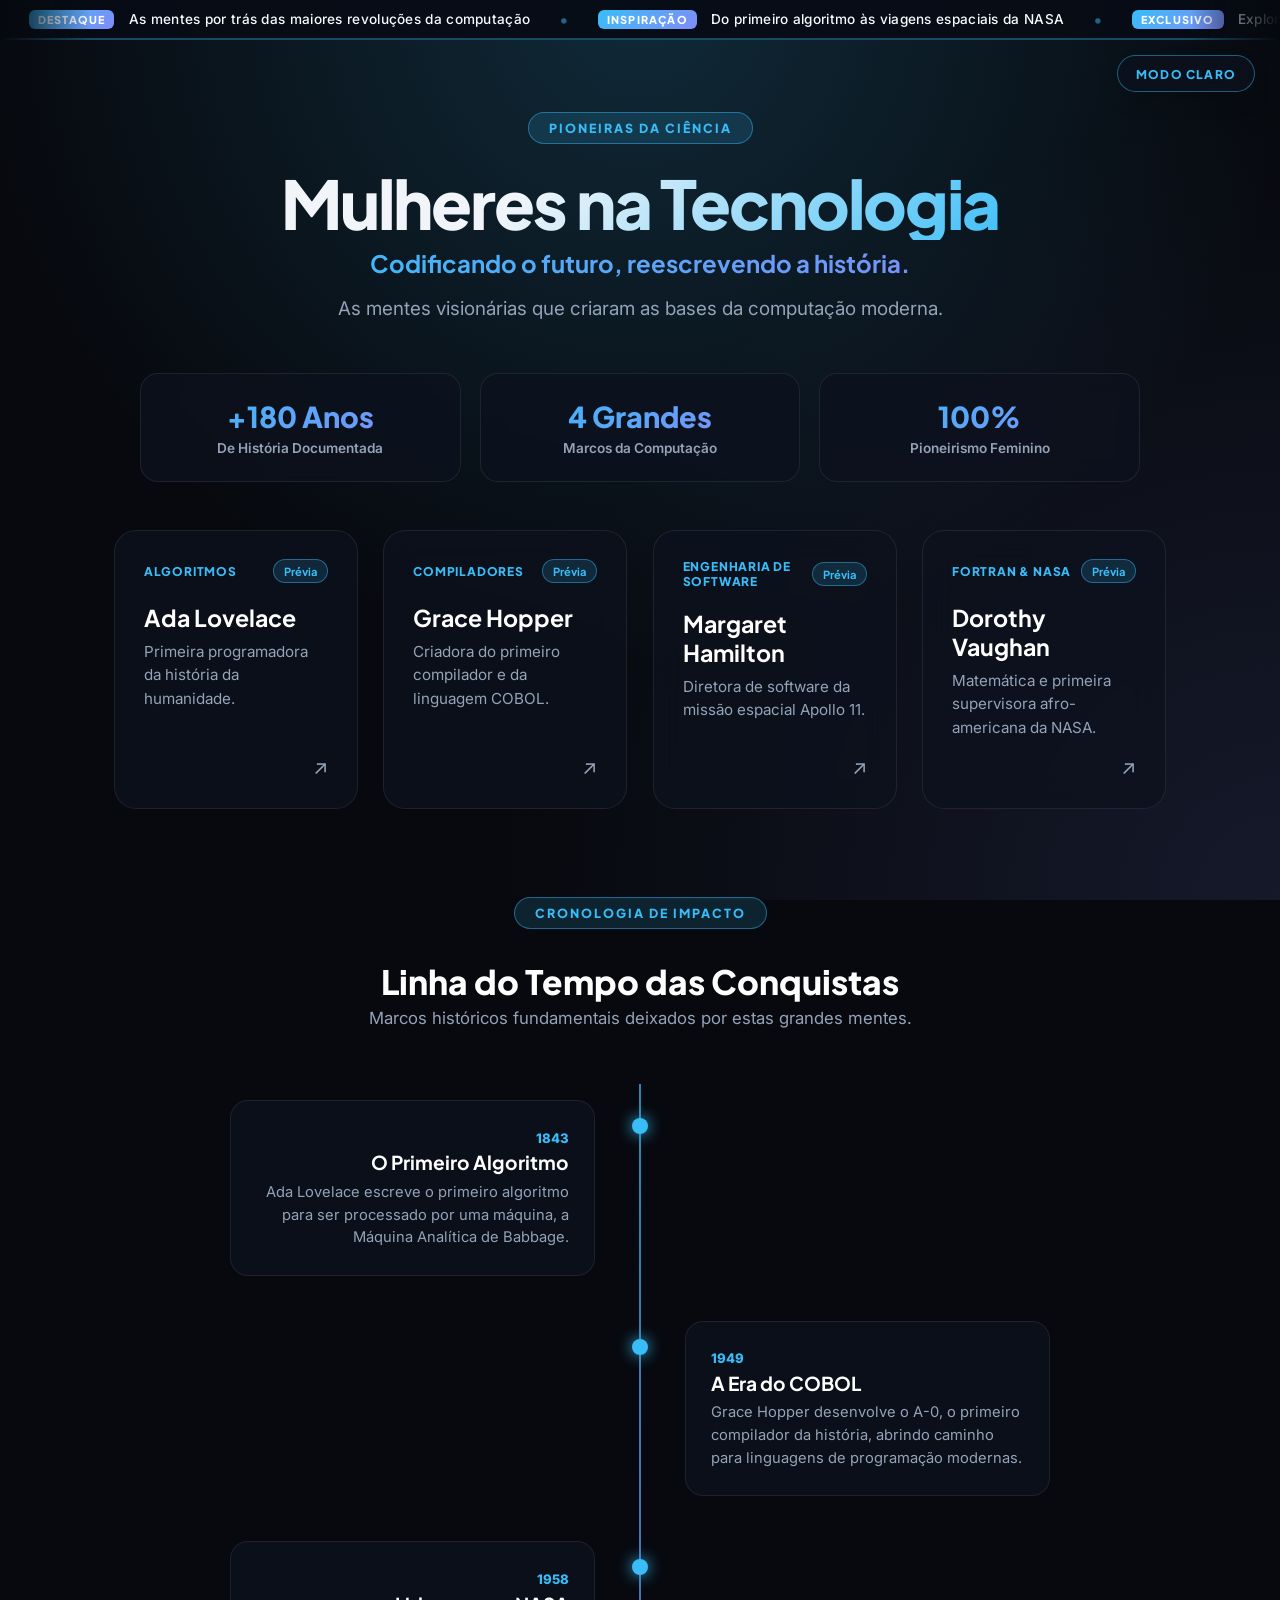
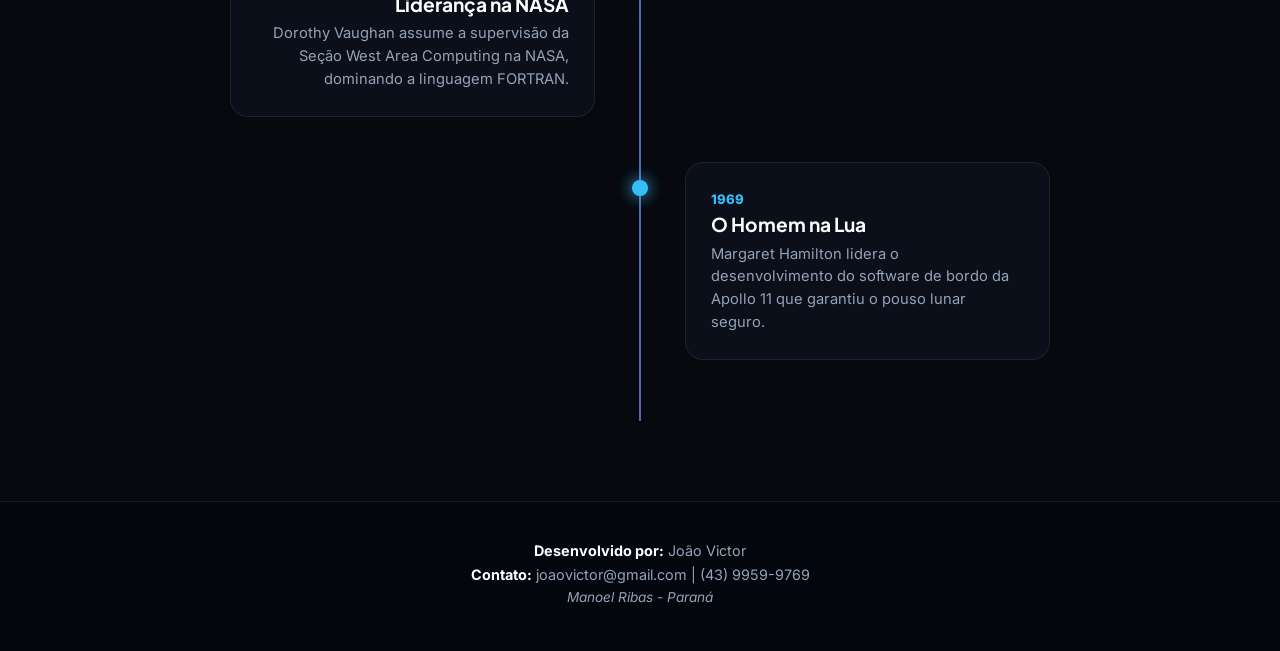
<file: index.html>
<!DOCTYPE html>
<html lang="pt-br">

<head>
    <meta charset="UTF-8">
    <meta name="viewport" content="width=device-width, initial-scale=1.0">
    <title>Mulheres na Tecnologia</title>
    <!-- Fontes Google -->
    <link rel="preconnect" href="https://fonts.googleapis.com">
    <link rel="preconnect" href="https://fonts.gstatic.com" crossorigin>
    <link href="https://fonts.googleapis.com/css2?family=Inter:wght@400;500;600;700&family=Plus+Jakarta+Sans:wght@600;700;800&display=swap" rel="stylesheet">
    <link rel="stylesheet" href="style.css"> 
</head>

<body>

    <!-- BARRA DE PROGRESSO DE LEITURA -->
    <div id="scroll-progress" class="scroll-progress-bar"></div>

    <!-- AVISO ANIMADO (ADBOARD HIGHLIGHT) -->
    <div class="adboard-container">
        <div class="adboard-track">
            <div class="adboard-content">
                <span class="adboard-item"><strong class="highlight-tag">DESTAQUE</strong> As mentes por trás das maiores revoluções da computação</span>
                <span class="adboard-divider">•</span>
                <span class="adboard-item"><strong class="highlight-tag">INSPIRAÇÃO</strong> Do primeiro algoritmo às viagens espaciais da NASA</span>
                <span class="adboard-divider">•</span>
                <span class="adboard-item"><strong class="highlight-tag">EXCLUSIVO</strong> Explore a história das mulheres que transformaram o mundo tech</span>
                <span class="adboard-divider">•</span>
            </div>
            <div class="adboard-content" aria-hidden="true">
                <span class="adboard-item"><strong class="highlight-tag">DESTAQUE</strong> As mentes por trás das maiores revoluções da computação</span>
                <span class="adboard-divider">•</span>
                <span class="adboard-item"><strong class="highlight-tag">INSPIRAÇÃO</strong> Do primeiro algoritmo às viagens espaciais da NASA</span>
                <span class="adboard-divider">•</span>
                <span class="adboard-item"><strong class="highlight-tag">EXCLUSIVO</strong> Explore a história das mulheres que transformaram o mundo tech</span>
                <span class="adboard-divider">•</span>
            </div>
        </div>
    </div>

    <!-- BOTÃO ALTERNADOR DE TEMA -->
    <button id="theme-toggle" class="theme-toggle-btn" aria-label="Alternar Tema">
        <span class="theme-text">MODO CLARO</span>
    </button>

    <header class="cabecalho reveal">
        <div class="header-content">
            <span class="badge-tech">Pioneiras da Ciência</span>
            <h1 id="titulo">Mulheres na Tecnologia</h1>
            <p class="slogan-destaque">Codificando o futuro, reescrevendo a história.</p>
            <p class="subtitulo">As mentes visionárias que criaram as bases da computação moderna.</p>
        </div>
    </header>
    
    <main class="conteudo-principal">

        <!-- BLOCO DE ESTATÍSTICAS DE IMPACTO -->
        <section class="secao-impacto reveal">
            <div class="impacto-grid">
                <div class="impacto-card">
                    <span class="impacto-numero">+180 Anos</span>
                    <span class="impacto-rotulo">De História Documentada</span>
                </div>
                <div class="impacto-card">
                    <span class="impacto-numero">4 Grandes</span>
                    <span class="impacto-rotulo">Marcos da Computação</span>
                </div>
                <div class="impacto-card">
                    <span class="impacto-numero">100%</span>
                    <span class="impacto-rotulo">Pioneirismo Feminino</span>
                </div>
            </div>
        </section>

        <!-- CARDS DE NAVEGAÇÃO COM BOTÃO PRÉVIA -->
        <nav class="menu reveal">
            <ul class="cards-grid">
                <li>
                    <div class="card glow-card">
                        <div class="card-header">
                            <span class="card-tag">Algoritmos</span>
                            <button class="btn-previa" data-modal="modal-ada">Prévia</button>
                        </div>
                        <a href="ada.html" class="card-link">
                            <div class="card-body">
                                <h2>Ada Lovelace</h2>
                                <p>Primeira programadora da história da humanidade.</p>
                            </div>
                            <span class="card-arrow">&nearr;</span>
                        </a>
                    </div>
                </li>
                <li>
                    <div class="card glow-card">
                        <div class="card-header">
                            <span class="card-tag">Compiladores</span>
                            <button class="btn-previa" data-modal="modal-grace">Prévia</button>
                        </div>
                        <a href="grace.html" class="card-link">
                            <div class="card-body">
                                <h2>Grace Hopper</h2>
                                <p>Criadora do primeiro compilador e da linguagem COBOL.</p>
                            </div>
                            <span class="card-arrow">&nearr;</span>
                        </a>
                    </div>
                </li>
                <li>
                    <div class="card glow-card">
                        <div class="card-header">
                            <span class="card-tag">Engenharia de Software</span>
                            <button class="btn-previa" data-modal="modal-margaret">Prévia</button>
                        </div>
                        <a href="margareth.html" class="card-link">
                            <div class="card-body">
                                <h2>Margaret Hamilton</h2>
                                <p>Diretora de software da missão espacial Apollo 11.</p>
                            </div>
                            <span class="card-arrow">&nearr;</span>
                        </a>
                    </div>
                </li>
                <li>
                    <div class="card glow-card">
                        <div class="card-header">
                            <span class="card-tag">FORTRAN & NASA</span>
                            <button class="btn-previa" data-modal="modal-dorothy">Prévia</button>
                        </div>
                        <a href="dorothy.html" class="card-link">
                            <div class="card-body">
                                <h2>Dorothy Vaughan</h2>
                                <p>Matemática e primeira supervisora afro-americana da NASA.</p>
                            </div>
                            <span class="card-arrow">&nearr;</span>
                        </a>
                    </div>
                </li>
            </ul>
        </nav>

        <!-- CRONOLOGIA DE IMPACTO -->
        <section class="secao-timeline reveal">
            <div class="secao-header">
                <span class="badge-tech">Cronologia de Impacto</span>
                <h2>Linha do Tempo das Conquistas</h2>
                <p>Marcos históricos fundamentais deixados por estas grandes mentes.</p>
            </div>
            
            <div class="timeline-container">
                <div class="timeline-item">
                    <div class="timeline-dot"></div>
                    <div class="timeline-content">
                        <span class="timeline-date">1843</span>
                        <h3>O Primeiro Algoritmo</h3>
                        <p>Ada Lovelace escreve o primeiro algoritmo para ser processado por uma máquina, a Máquina Analítica de Babbage.</p>
                    </div>
                </div>

                <div class="timeline-item">
                    <div class="timeline-dot"></div>
                    <div class="timeline-content">
                        <span class="timeline-date">1949</span>
                        <h3>A Era do COBOL</h3>
                        <p>Grace Hopper desenvolve o A-0, o primeiro compilador da história, abrindo caminho para linguagens de programação modernas.</p>
                    </div>
                </div>

                <div class="timeline-item">
                    <div class="timeline-dot"></div>
                    <div class="timeline-content">
                        <span class="timeline-date">1958</span>
                        <h3>Liderança na NASA</h3>
                        <p>Dorothy Vaughan assume a supervisão da Seção West Area Computing na NASA, dominando a linguagem FORTRAN.</p>
                    </div>
                </div>

                <div class="timeline-item">
                    <div class="timeline-dot"></div>
                    <div class="timeline-content">
                        <span class="timeline-date">1969</span>
                        <h3>O Homem na Lua</h3>
                        <p>Margaret Hamilton lidera o desenvolvimento do software de bordo da Apollo 11 que garantiu o pouso lunar seguro.</p>
                    </div>
                </div>
            </div>
        </section>
    </main>

    <!-- MODAIS DE VISUALIZAÇÃO RÁPIDA -->
    <div id="modal-ada" class="modal-overlay">
        <div class="modal-box">
            <button class="btn-fechar-modal">&times;</button>
            <span class="badge-tech">Prévia Rápida</span>
            <h2>Ada Lovelace</h2>
            <p class="modal-subtitulo">Matemática e Condessa de Lovelace</p>
            <ul class="modal-lista">
                <li>Escreveu o primeiro algoritmo da história em 1843.</li>
                <li>Previu que computadores processariam arte, som e gráficos.</li>
                <li>Inspirou a criação da linguagem de programação ADA.</li>
            </ul>
            <a href="ada.html" class="btn-modal-acao">Ver Biografia Completa</a>
        </div>
    </div>

    <div id="modal-grace" class="modal-overlay">
        <div class="modal-box">
            <button class="btn-fechar-modal">&times;</button>
            <span class="badge-tech">Prévia Rápida</span>
            <h2>Grace Hopper</h2>
            <p class="modal-subtitulo">Contra-Almirante da Marinha dos EUA</p>
            <ul class="modal-lista">
                <li>Desenvolveu o primeiro compilador da história (A-0).</li>
                <li>Criou a linguagem Flow-Matic, base do lendário COBOL.</li>
                <li>Popularizou o termo técnico "bug" na computação.</li>
            </ul>
            <a href="grace.html" class="btn-modal-acao">Ver Biografia Completa</a>
        </div>
    </div>

    <div id="modal-margaret" class="modal-overlay">
        <div class="modal-box">
            <button class="btn-fechar-modal">&times;</button>
            <span class="badge-tech">Prévia Rápida</span>
            <h2>Margaret Hamilton</h2>
            <p class="modal-subtitulo">Diretora de Software do Programa Apollo</p>
            <ul class="modal-lista">
                <li>Cunhou o termo "Engenharia de Software".</li>
                <li>Desenvolveu o software que salvou o pouso lunar da Apollo 11.</li>
                <li>Condecorada com a Medalha Presidencial da Liberdade.</li>
            </ul>
            <a href="margareth.html" class="btn-modal-acao">Ver Biografia Completa</a>
        </div>
    </div>

    <div id="modal-dorothy" class="modal-overlay">
        <div class="modal-box">
            <button class="btn-fechar-modal">&times;</button>
            <span class="badge-tech">Prévia Rápida</span>
            <h2>Dorothy Vaughan</h2>
            <p class="modal-subtitulo">Primeira Supervisora Negra da NASA</p>
            <ul class="modal-lista">
                <li>Chefiou a divisão West Area Computing na NACA/NASA.</li>
                <li>Liderou a transição da equipe para a linguagem FORTRAN.</li>
                <li>Homenageada no filme "Estrelas Além do Tempo".</li>
            </ul>
            <a href="dorothy.html" class="btn-modal-acao">Ver Biografia Completa</a>
        </div>
    </div>

    <footer>
        <div class="footer-content">
            <p><strong>Desenvolvido por:</strong> João Victor</p>
            <p><strong>Contato:</strong> joaovictor@gmail.com | (43) 9959-9769</p>
            <p class="local">Manoel Ribas - Paraná</p>
        </div>
    </footer>

    <script src="script.js"></script>
</body>

</html>
</file>
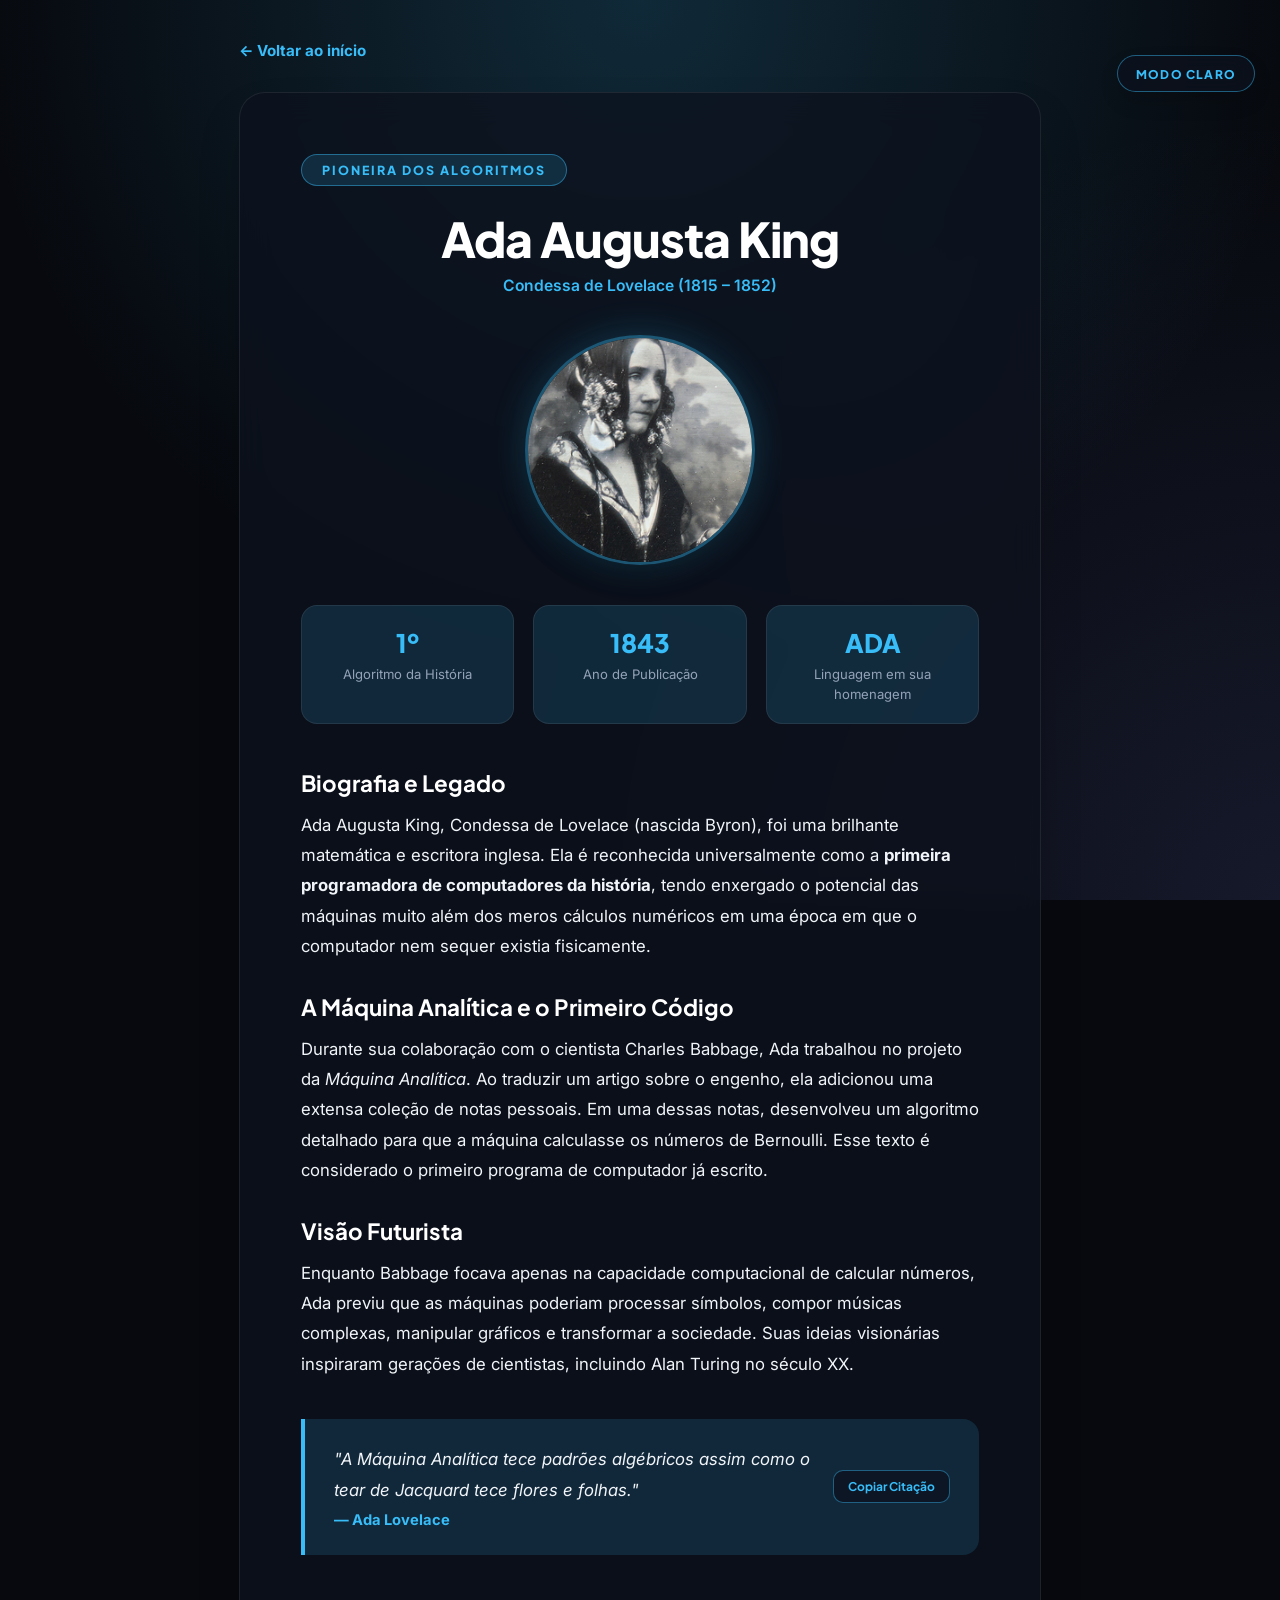
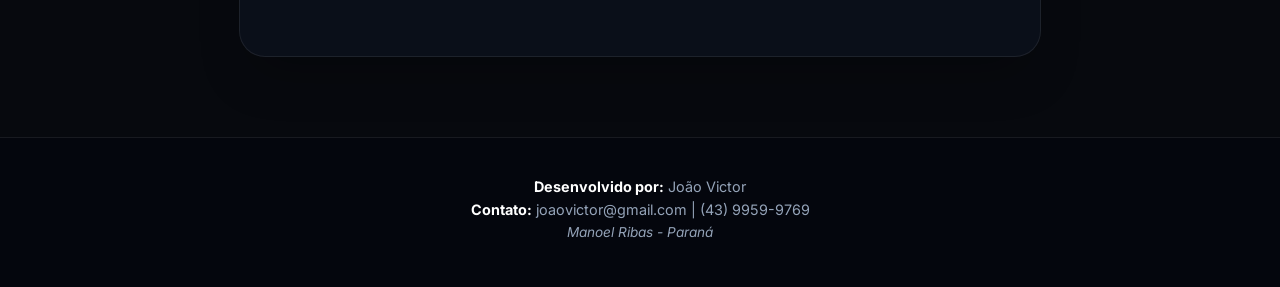
<file: ada.html>
<!DOCTYPE html>
<html lang="pt-br">

<head>
    <meta charset="UTF-8">
    <meta name="viewport" content="width=device-width, initial-scale=1.0">
    <title>Ada Lovelace - Mulheres na Tecnologia</title>
    <!-- Fontes Google -->
    <link rel="preconnect" href="https://fonts.googleapis.com">
    <link rel="preconnect" href="https://fonts.gstatic.com" crossorigin>
    <link href="https://fonts.googleapis.com/css2?family=Inter:wght@400;500;600;700&family=Plus+Jakarta+Sans:wght@600;700;800&display=swap" rel="stylesheet">
    <link rel="stylesheet" href="style.css"> 
</head>

<body>

    <!-- BARRA DE PROGRESSO DE LEITURA -->
    <div id="scroll-progress" class="scroll-progress-bar"></div>

    <!-- BOTÃO ALTERNADOR DE TEMA -->
    <button id="theme-toggle" class="theme-toggle-btn" aria-label="Alternar Tema">
        <span class="theme-text">MODO CLARO</span>
    </button>

    <header class="cabecalho-interno">
        <a href="index.html" class="btn-voltar">&larr; Voltar ao início</a>
    </header>

    <main class="pagina-biografia">
        <article class="bio-card reveal">
            
            <header class="bio-header">
                <span class="badge-tech">Pioneira dos Algoritmos</span>
                <h1 class="bio-titulo">Ada Augusta King</h1>
                <p class="bio-subtitulo">Condessa de Lovelace (1815 – 1852)</p>
            </header>
            
            <div class="bio-imagem-wrapper">
                <img src="img/foto-ada01.png" alt="Ada Lovelace" class="imgcentro">
            </div>

            <div class="stats-grid">
                <div class="stat-item">
                    <span class="stat-number">1º</span>
                    <span class="stat-label">Algoritmo da História</span>
                </div>
                <div class="stat-item">
                    <span class="stat-number">1843</span>
                    <span class="stat-label">Ano de Publicação</span>
                </div>
                <div class="stat-item">
                    <span class="stat-number">ADA</span>
                    <span class="stat-label">Linguagem em sua homenagem</span>
                </div>
            </div>

            <section class="bio-texto">
                <h2>Biografia e Legado</h2>
                <p>Ada Augusta King, Condessa de Lovelace (nascida Byron), foi uma brilhante matemática e escritora inglesa. Ela é reconhecida universalmente como a <strong>primeira programadora de computadores da história</strong>, tendo enxergado o potencial das máquinas muito além dos meros cálculos numéricos em uma época em que o computador nem sequer existia fisicamente.</p>

                <h2>A Máquina Analítica e o Primeiro Código</h2>
                <p>Durante sua colaboração com o cientista Charles Babbage, Ada trabalhou no projeto da <em>Máquina Analítica</em>. Ao traduzir um artigo sobre o engenho, ela adicionou uma extensa coleção de notas pessoais. Em uma dessas notas, desenvolveu um algoritmo detalhado para que a máquina calculasse os números de Bernoulli. Esse texto é considerado o primeiro programa de computador já escrito.</p>

                <h2>Visão Futurista</h2>
                <p>Enquanto Babbage focava apenas na capacidade computacional de calcular números, Ada previu que as máquinas poderiam processar símbolos, compor músicas complexas, manipular gráficos e transformar a sociedade. Suas ideias visionárias inspiraram gerações de cientistas, incluindo Alan Turing no século XX.</p>

                <blockquote class="citacao">
                    <div class="citacao-conteudo">
                        <p id="texto-citacao">"A Máquina Analítica tece padrões algébricos assim como o tear de Jacquard tece flores e folhas."</p>
                        <cite>— Ada Lovelace</cite>
                    </div>
                    <button class="btn-copiar-citacao" aria-label="Copiar citação">Copiar Citação</button>
                </blockquote>
            </section>

        </article>
    </main>

    <footer>
        <div class="footer-content">
            <p><strong>Desenvolvido por:</strong> João Victor</p>
            <p><strong>Contato:</strong> joaovictor@gmail.com | (43) 9959-9769</p>
            <p class="local">Manoel Ribas - Paraná</p>
        </div>
    </footer>

    <script src="script.js"></script>
</body>
</html>
</file>
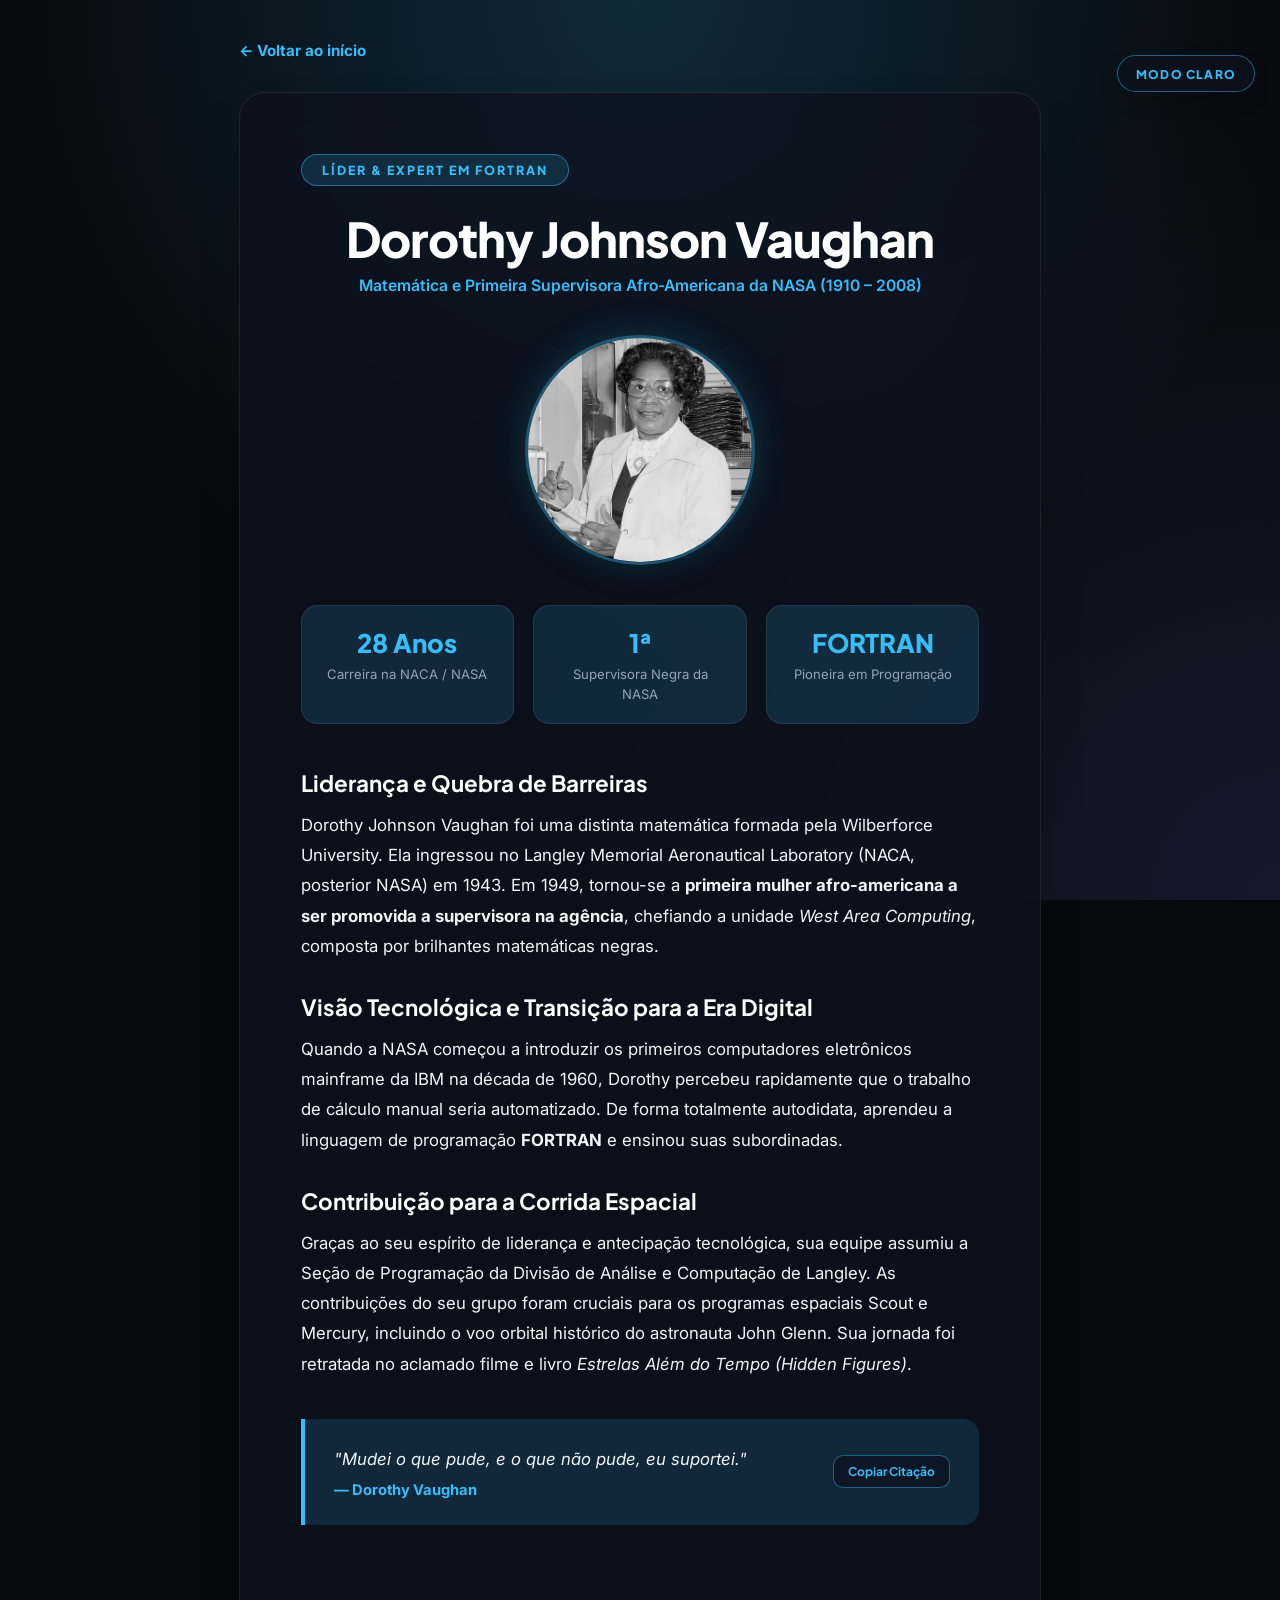
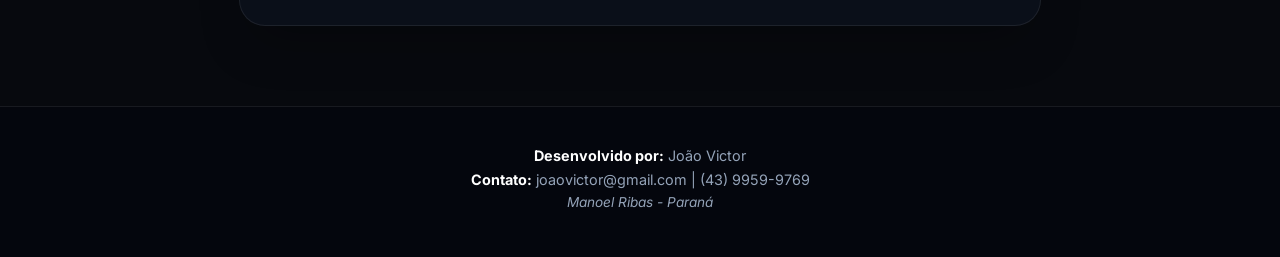
<file: dorothy.html>
<!DOCTYPE html>
<html lang="pt-br">

<head>
    <meta charset="UTF-8">
    <meta name="viewport" content="width=device-width, initial-scale=1.0">
    <title>Dorothy Vaughan - Mulheres na Tecnologia</title>
    <!-- Fontes Google -->
    <link rel="preconnect" href="https://fonts.googleapis.com">
    <link rel="preconnect" href="https://fonts.gstatic.com" crossorigin>
    <link href="https://fonts.googleapis.com/css2?family=Inter:wght@400;500;600;700&family=Plus+Jakarta+Sans:wght@600;700;800&display=swap" rel="stylesheet">
    <link rel="stylesheet" href="style.css"> 
</head>

<body>

    <!-- BARRA DE PROGRESSO DE LEITURA -->
    <div id="scroll-progress" class="scroll-progress-bar"></div>

    <!-- BOTÃO ALTERNADOR DE TEMA -->
    <button id="theme-toggle" class="theme-toggle-btn" aria-label="Alternar Tema">
        <span class="theme-text">MODO CLARO</span>
    </button>

    <header class="cabecalho-interno">
        <a href="index.html" class="btn-voltar">&larr; Voltar ao início</a>
    </header>

    <main class="pagina-biografia">
        <article class="bio-card reveal">
            
            <header class="bio-header">
                <span class="badge-tech">Líder & Expert em FORTRAN</span>
                <h1 class="bio-titulo">Dorothy Johnson Vaughan</h1>
                <p class="bio-subtitulo">Matemática e Primeira Supervisora Afro-Americana da NASA (1910 – 2008)</p>
            </header>
            
            <div class="bio-imagem-wrapper">
                <img src="img/Dorothy-Vaughan.jpg" alt="Dorothy Vaughan" class="imgcentro">
            </div>

            <div class="stats-grid">
                <div class="stat-item">
                    <span class="stat-number">28 Anos</span>
                    <span class="stat-label">Carreira na NACA / NASA</span>
                </div>
                <div class="stat-item">
                    <span class="stat-number">1ª</span>
                    <span class="stat-label">Supervisora Negra da NASA</span>
                </div>
                <div class="stat-item">
                    <span class="stat-number">FORTRAN</span>
                    <span class="stat-label">Pioneira em Programação</span>
                </div>
            </div>

            <section class="bio-texto">
                <h2>Liderança e Quebra de Barreiras</h2>
                <p>Dorothy Johnson Vaughan foi uma distinta matemática formada pela Wilberforce University. Ela ingressou no Langley Memorial Aeronautical Laboratory (NACA, posterior NASA) em 1943. Em 1949, tornou-se a <strong>primeira mulher afro-americana a ser promovida a supervisora na agência</strong>, chefiando a unidade <em>West Area Computing</em>, composta por brilhantes matemáticas negras.</p>

                <h2>Visão Tecnológica e Transição para a Era Digital</h2>
                <p>Quando a NASA começou a introduzir os primeiros computadores eletrônicos mainframe da IBM na década de 1960, Dorothy percebeu rapidamente que o trabalho de cálculo manual seria automatizado. De forma totalmente autodidata, aprendeu a linguagem de programação <strong>FORTRAN</strong> e ensinou suas subordinadas.</p>

                <h2>Contribuição para a Corrida Espacial</h2>
                <p>Graças ao seu espírito de liderança e antecipação tecnológica, sua equipe assumiu a Seção de Programação da Divisão de Análise e Computação de Langley. As contribuições do seu grupo foram cruciais para os programas espaciais Scout e Mercury, incluindo o voo orbital histórico do astronauta John Glenn. Sua jornada foi retratada no aclamado filme e livro <em>Estrelas Além do Tempo (Hidden Figures)</em>.</p>

                <blockquote class="citacao">
                    <div class="citacao-conteudo">
                        <p id="texto-citacao">"Mudei o que pude, e o que não pude, eu suportei."</p>
                        <cite>— Dorothy Vaughan</cite>
                    </div>
                    <button class="btn-copiar-citacao" aria-label="Copiar citação">Copiar Citação</button>
                </blockquote>
            </section>

        </article>
    </main>

    <footer>
        <div class="footer-content">
            <p><strong>Desenvolvido por:</strong> João Victor</p>
            <p><strong>Contato:</strong> joaovictor@gmail.com | (43) 9959-9769</p>
            <p class="local">Manoel Ribas - Paraná</p>
        </div>
    </footer>

    <script src="script.js"></script>
</body>
</html>
</file>
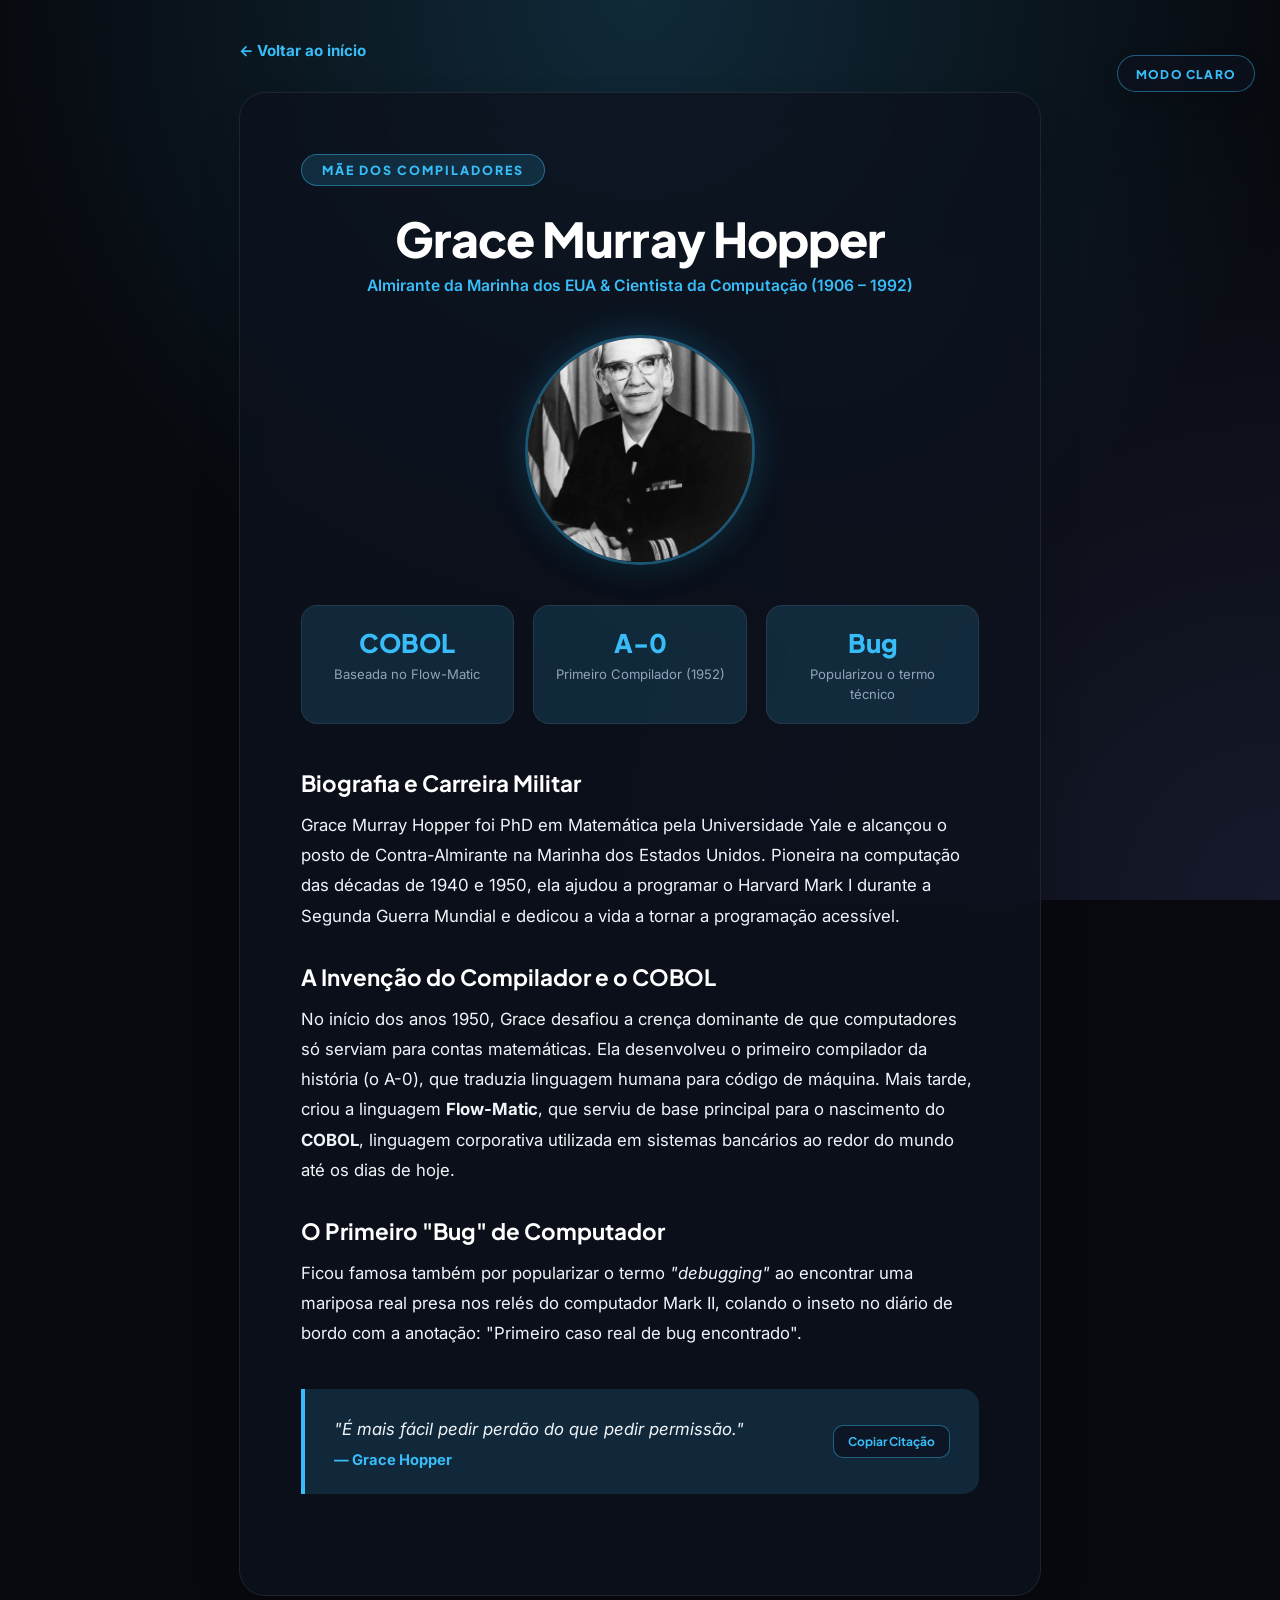
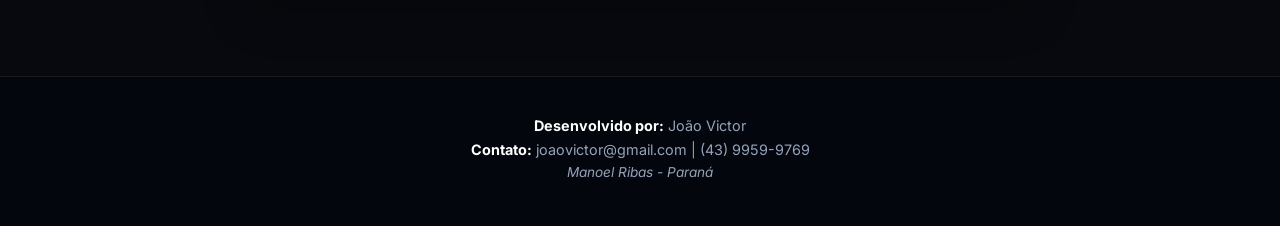
<file: grace.html>
<!DOCTYPE html>
<html lang="pt-br">

<head>
    <meta charset="UTF-8">
    <meta name="viewport" content="width=device-width, initial-scale=1.0">
    <title>Grace Hopper - Mulheres na Tecnologia</title>
    <!-- Fontes Google -->
    <link rel="preconnect" href="https://fonts.googleapis.com">
    <link rel="preconnect" href="https://fonts.gstatic.com" crossorigin>
    <link href="https://fonts.googleapis.com/css2?family=Inter:wght@400;500;600;700&family=Plus+Jakarta+Sans:wght@600;700;800&display=swap" rel="stylesheet">
    <link rel="stylesheet" href="style.css"> 
</head>

<body>

    <!-- BARRA DE PROGRESSO DE LEITURA -->
    <div id="scroll-progress" class="scroll-progress-bar"></div>

    <!-- BOTÃO ALTERNADOR DE TEMA -->
    <button id="theme-toggle" class="theme-toggle-btn" aria-label="Alternar Tema">
        <span class="theme-text">MODO CLARO</span>
    </button>

    <header class="cabecalho-interno">
        <a href="index.html" class="btn-voltar">&larr; Voltar ao início</a>
    </header>

    <main class="pagina-biografia">
        <article class="bio-card reveal">
            
            <header class="bio-header">
                <span class="badge-tech">Mãe dos Compiladores</span>
                <h1 class="bio-titulo">Grace Murray Hopper</h1>
                <p class="bio-subtitulo">Almirante da Marinha dos EUA & Cientista da Computação (1906 – 1992)</p>
            </header>
            
            <div class="bio-imagem-wrapper">
                <img src="img/grace.jpg" alt="Grace Hopper" class="imgcentro">
            </div>

            <div class="stats-grid">
                <div class="stat-item">
                    <span class="stat-number">COBOL</span>
                    <span class="stat-label">Baseada no Flow-Matic</span>
                </div>
                <div class="stat-item">
                    <span class="stat-number">A-0</span>
                    <span class="stat-label">Primeiro Compilador (1952)</span>
                </div>
                <div class="stat-item">
                    <span class="stat-number">Bug</span>
                    <span class="stat-label">Popularizou o termo técnico</span>
                </div>
            </div>

            <section class="bio-texto">
                <h2>Biografia e Carreira Militar</h2>
                <p>Grace Murray Hopper foi PhD em Matemática pela Universidade Yale e alcançou o posto de Contra-Almirante na Marinha dos Estados Unidos. Pioneira na computação das décadas de 1940 e 1950, ela ajudou a programar o Harvard Mark I durante a Segunda Guerra Mundial e dedicou a vida a tornar a programação acessível.</p>

                <h2>A Invenção do Compilador e o COBOL</h2>
                <p>No início dos anos 1950, Grace desafiou a crença dominante de que computadores só serviam para contas matemáticas. Ela desenvolveu o primeiro compilador da história (o A-0), que traduzia linguagem humana para código de máquina. Mais tarde, criou a linguagem <strong>Flow-Matic</strong>, que serviu de base principal para o nascimento do <strong>COBOL</strong>, linguagem corporativa utilizada em sistemas bancários ao redor do mundo até os dias de hoje.</p>

                <h2>O Primeiro "Bug" de Computador</h2>
                <p>Ficou famosa também por popularizar o termo <em>"debugging"</em> ao encontrar uma mariposa real presa nos relés do computador Mark II, colando o inseto no diário de bordo com a anotação: "Primeiro caso real de bug encontrado".</p>

                <blockquote class="citacao">
                    <div class="citacao-conteudo">
                        <p id="texto-citacao">"É mais fácil pedir perdão do que pedir permissão."</p>
                        <cite>— Grace Hopper</cite>
                    </div>
                    <button class="btn-copiar-citacao" aria-label="Copiar citação">Copiar Citação</button>
                </blockquote>
            </section>

        </article>
    </main>

    <footer>
        <div class="footer-content">
            <p><strong>Desenvolvido por:</strong> João Victor</p>
            <p><strong>Contato:</strong> joaovictor@gmail.com | (43) 9959-9769</p>
            <p class="local">Manoel Ribas - Paraná</p>
        </div>
    </footer>

    <script src="script.js"></script>
</body>
</html>
</file>
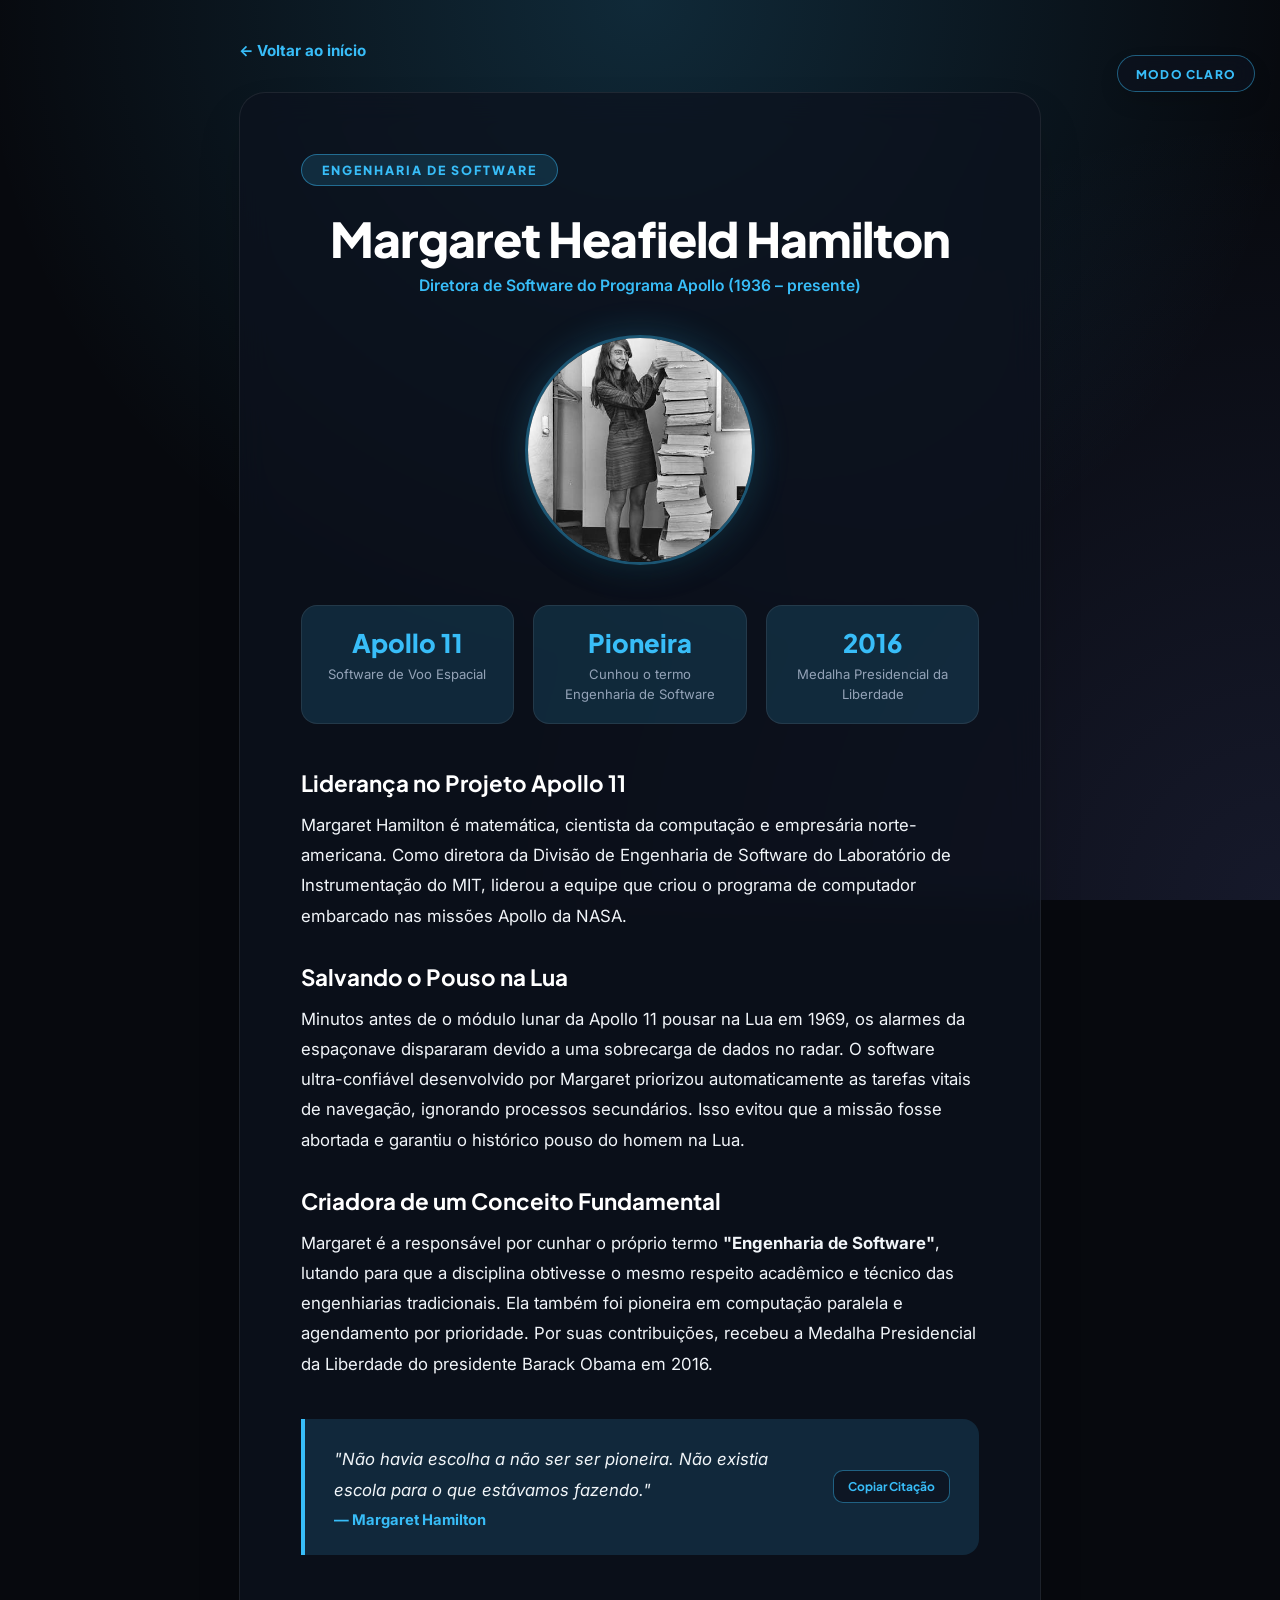
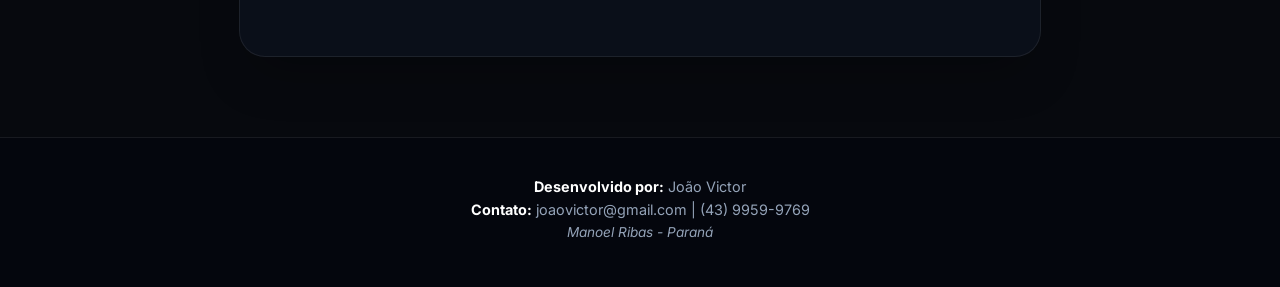
<file: margareth.html>
<!DOCTYPE html>
<html lang="pt-br">

<head>
    <meta charset="UTF-8">
    <meta name="viewport" content="width=device-width, initial-scale=1.0">
    <title>Margaret Hamilton - Mulheres na Tecnologia</title>
    <!-- Fontes Google -->
    <link rel="preconnect" href="https://fonts.googleapis.com">
    <link rel="preconnect" href="https://fonts.gstatic.com" crossorigin>
    <link href="https://fonts.googleapis.com/css2?family=Inter:wght@400;500;600;700&family=Plus+Jakarta+Sans:wght@600;700;800&display=swap" rel="stylesheet">
    <link rel="stylesheet" href="style.css"> 
</head>

<body>

    <!-- BARRA DE PROGRESSO DE LEITURA -->
    <div id="scroll-progress" class="scroll-progress-bar"></div>

    <!-- BOTÃO ALTERNADOR DE TEMA -->
    <button id="theme-toggle" class="theme-toggle-btn" aria-label="Alternar Tema">
        <span class="theme-text">MODO CLARO</span>
    </button>

    <header class="cabecalho-interno">
        <a href="index.html" class="btn-voltar">&larr; Voltar ao início</a>
    </header>

    <main class="pagina-biografia">
        <article class="bio-card reveal">
            
            <header class="bio-header">
                <span class="badge-tech">Engenharia de Software</span>
                <h1 class="bio-titulo">Margaret Heafield Hamilton</h1>
                <p class="bio-subtitulo">Diretora de Software do Programa Apollo (1936 – presente)</p>
            </header>
            
            <div class="bio-imagem-wrapper">
                <img src="img/margaret.jpg" alt="Margaret Hamilton" class="imgcentro">
            </div>

            <div class="stats-grid">
                <div class="stat-item">
                    <span class="stat-number">Apollo 11</span>
                    <span class="stat-label">Software de Voo Espacial</span>
                </div>
                <div class="stat-item">
                    <span class="stat-number">Pioneira</span>
                    <span class="stat-label">Cunhou o termo Engenharia de Software</span>
                </div>
                <div class="stat-item">
                    <span class="stat-number">2016</span>
                    <span class="stat-label">Medalha Presidencial da Liberdade</span>
                </div>
            </div>

            <section class="bio-texto">
                <h2>Liderança no Projeto Apollo 11</h2>
                <p>Margaret Hamilton é matemática, cientista da computação e empresária norte-americana. Como diretora da Divisão de Engenharia de Software do Laboratório de Instrumentação do MIT, liderou a equipe que criou o programa de computador embarcado nas missões Apollo da NASA.</p>

                <h2>Salvando o Pouso na Lua</h2>
                <p>Minutos antes de o módulo lunar da Apollo 11 pousar na Lua em 1969, os alarmes da espaçonave dispararam devido a uma sobrecarga de dados no radar. O software ultra-confiável desenvolvido por Margaret priorizou automaticamente as tarefas vitais de navegação, ignorando processos secundários. Isso evitou que a missão fosse abortada e garantiu o histórico pouso do homem na Lua.</p>

                <h2>Criadora de um Conceito Fundamental</h2>
                <p>Margaret é a responsável por cunhar o próprio termo <strong>"Engenharia de Software"</strong>, lutando para que a disciplina obtivesse o mesmo respeito acadêmico e técnico das engenhiarias tradicionais. Ela também foi pioneira em computação paralela e agendamento por prioridade. Por suas contribuições, recebeu a Medalha Presidencial da Liberdade do presidente Barack Obama em 2016.</p>

                <blockquote class="citacao">
                    <div class="citacao-conteudo">
                        <p id="texto-citacao">"Não havia escolha a não ser ser pioneira. Não existia escola para o que estávamos fazendo."</p>
                        <cite>— Margaret Hamilton</cite>
                    </div>
                    <button class="btn-copiar-citacao" aria-label="Copiar citação">Copiar Citação</button>
                </blockquote>
            </section>

        </article>
    </main>

    <footer>
        <div class="footer-content">
            <p><strong>Desenvolvido por:</strong> João Victor</p>
            <p><strong>Contato:</strong> joaovictor@gmail.com | (43) 9959-9769</p>
            <p class="local">Manoel Ribas - Paraná</p>
        </div>
    </footer>

    <script src="script.js"></script>
</body>
</html>
</file>
<file: style.css>
/* RESET & VARIÁVEIS DE DESIGN */
* {
    margin: 0;
    padding: 0;
    box-sizing: border-box;
}

:root {
    --bg-dark: #07090e;
    --bg-gradient: radial-gradient(circle at 50% 0%, rgba(56, 189, 248, 0.18) 0%, transparent 60%),
                        radial-gradient(circle at 100% 100%, rgba(129, 140, 248, 0.12) 0%, transparent 50%);
    --card-bg: rgba(13, 18, 30, 0.75);
    --card-hover: rgba(22, 30, 49, 0.95);
    --accent-cyan: #38bdf8;
    --accent-purple: #818cf8;
    --text-main: #f1f5f9;
    --text-muted: #94a3b8;
    --border-glow: rgba(56, 189, 248, 0.45);
    --border-subtle: rgba(255, 255, 255, 0.08);
    --adboard-bg: rgba(8, 12, 22, 0.95);
    --adboard-border: rgba(56, 189, 248, 0.35);
    --footer-bg: rgba(5, 7, 13, 0.95);
    --card-title: #ffffff;
    --tag-bg: rgba(56, 189, 248, 0.15);
    --modal-overlay-bg: rgba(0, 0, 0, 0.75);
    --mouse-x: 50%;
    --mouse-y: 50%;
}

/* MODO CLARO */
body.light-theme {
    --bg-dark: #f8fafc;
    --bg-gradient: radial-gradient(circle at 50% 0%, rgba(2, 132, 199, 0.14) 0%, transparent 65%),
                        radial-gradient(circle at 100% 100%, rgba(99, 102, 241, 0.1) 0%, transparent 50%);
    --card-bg: rgba(255, 255, 255, 0.88);
    --card-hover: #ffffff;
    --accent-cyan: #0284c7;
    --accent-purple: #4f46e5;
    --text-main: #0f172a;
    --text-muted: #475569;
    --border-glow: rgba(2, 132, 199, 0.45);
    --border-subtle: rgba(15, 23, 42, 0.08);
    --adboard-bg: #0f172a;
    --adboard-border: rgba(2, 132, 199, 0.4);
    --footer-bg: #e2e8f0;
    --card-title: #0f172a;
    --tag-bg: rgba(2, 132, 199, 0.12);
    --modal-overlay-bg: rgba(15, 23, 42, 0.6);
}

body {
    background-color: var(--bg-dark);
    background-image: var(--bg-gradient);
    background-attachment: fixed;
    color: var(--text-main);
    font-family: 'Inter', sans-serif;
    min-height: 100vh;
    display: flex;
    flex-direction: column;
    justify-content: space-between;
    transition: background-color 0.4s ease, color 0.4s ease;
    overflow-x: hidden;
}

h1, h2, h3, .badge-tech, .card-tag, .slogan-destaque, .highlight-tag, .theme-toggle-btn, .btn-previa, .btn-modal-acao, .btn-copiar-citacao {
    font-family: 'Plus Jakarta Sans', sans-serif;
}

/* BARRA DE PROGRESSO DE LEITURA */
.scroll-progress-bar {
    position: fixed;
    top: 0;
    left: 0;
    height: 3.5px;
    background: linear-gradient(90deg, var(--accent-cyan), var(--accent-purple));
    width: 0%;
    z-index: 1000;
    transition: width 0.1s ease-out;
}

/* ADBOARD ANIMADO */
.adboard-container {
    width: 100%;
    background: var(--adboard-bg);
    border-bottom: 2px solid var(--adboard-border);
    box-shadow: 0 4px 25px rgba(0, 0, 0, 0.35);
    overflow: hidden;
    position: relative;
    z-index: 50;
    backdrop-filter: blur(12px);
    -webkit-mask-image: linear-gradient(to right, transparent 0%, black 7%, black 93%, transparent 100%);
    mask-image: linear-gradient(to right, transparent 0%, black 7%, black 93%, transparent 100%);
}

.adboard-track {
    display: flex;
    width: max-content;
    animation: adboard-scroll 28s linear infinite;
}

.adboard-track:hover {
    animation-play-state: paused;
}

.adboard-content {
    display: flex;
    align-items: center;
    white-space: nowrap;
}

.adboard-item {
    font-size: 0.85rem;
    font-weight: 500;
    color: #f8fafc;
    padding: 11px 1.8rem;
    letter-spacing: 0.3px;
}

.highlight-tag {
    background: linear-gradient(135deg, var(--accent-cyan), var(--accent-purple));
    color: #ffffff;
    font-size: 0.68rem;
    font-weight: 800;
    padding: 3px 9px;
    border-radius: 6px;
    margin-right: 10px;
    text-transform: uppercase;
    letter-spacing: 1.2px;
}

.adboard-divider {
    color: var(--accent-cyan);
    font-size: 1.1rem;
    opacity: 0.5;
}

@keyframes adboard-scroll {
    0% { transform: translateX(0); }
    100% { transform: translateX(-50%); }
}

/* BOTÃO ALTERNADOR DE TEMA */
.theme-toggle-btn {
    position: fixed;
    top: 55px;
    right: 25px;
    z-index: 100;
    background: var(--card-bg);
    border: 1px solid var(--border-glow);
    border-radius: 30px;
    padding: 9px 18px;
    cursor: pointer;
    backdrop-filter: blur(12px);
    box-shadow: 0 10px 25px -5px rgba(0, 0, 0, 0.2);
    transition: all 0.3s cubic-bezier(0.16, 1, 0.3, 1);
}

.theme-text {
    font-size: 0.75rem;
    font-weight: 800;
    color: var(--accent-cyan);
    letter-spacing: 1.2px;
}

.theme-toggle-btn:hover {
    transform: translateY(-3px) scale(1.02);
    box-shadow: 0 14px 30px -4px rgba(56, 189, 248, 0.35);
    border-color: var(--accent-cyan);
}

/* HEADER PRINCIPAL */
.cabecalho {
    text-align: center;
    padding: 4.5rem 1.5rem 2rem;
}

.header-content {
    max-width: 780px;
    margin: 0 auto;
}

.badge-tech {
    background: var(--tag-bg);
    border: 1px solid var(--border-glow);
    color: var(--accent-cyan);
    font-size: 0.78rem;
    font-weight: 800;
    letter-spacing: 2px;
    text-transform: uppercase;
    padding: 7px 20px;
    border-radius: 50px;
    display: inline-block;
    margin-bottom: 1.4rem;
}

#titulo {
    font-size: clamp(2.6rem, 6vw, 4.2rem);
    font-weight: 800;
    letter-spacing: -0.03em;
    background: linear-gradient(135deg, var(--text-main) 35%, var(--accent-cyan));
    -webkit-background-clip: text;
    background-clip: text;
    -webkit-text-fill-color: transparent;
    margin-bottom: 0.5rem;
    line-height: 1.1;
}

.slogan-destaque {
    font-size: clamp(1.2rem, 2.6vw, 1.5rem);
    font-weight: 700;
    background: linear-gradient(90deg, var(--accent-cyan), var(--accent-purple));
    -webkit-background-clip: text;
    background-clip: text;
    -webkit-text-fill-color: transparent;
    margin-bottom: 1rem;
}

.subtitulo {
    color: var(--text-muted);
    font-size: clamp(1rem, 2vw, 1.18rem);
    line-height: 1.6;
}

/* ESTATÍSTICAS DE IMPACTO */
.secao-impacto {
    max-width: 1000px;
    margin: 0 auto 3rem;
}

.impacto-grid {
    display: grid;
    grid-template-columns: repeat(auto-fit, minmax(220px, 1fr));
    gap: 1.2rem;
}

.impacto-card {
    background: var(--card-bg);
    border: 1px solid var(--border-subtle);
    border-radius: 18px;
    padding: 1.5rem;
    text-align: center;
    backdrop-filter: blur(12px);
    transition: transform 0.3s ease, border-color 0.3s ease;
}

.impacto-card:hover {
    transform: translateY(-4px);
    border-color: var(--border-glow);
}

.impacto-numero {
    display: block;
    font-family: 'Plus Jakarta Sans', sans-serif;
    font-size: 1.8rem;
    font-weight: 800;
    background: linear-gradient(135deg, var(--accent-cyan), var(--accent-purple));
    -webkit-background-clip: text;
    background-clip: text;
    -webkit-text-fill-color: transparent;
    margin-bottom: 0.2rem;
}

.impacto-rotulo {
    font-size: 0.85rem;
    color: var(--text-muted);
    font-weight: 600;
}

/* CARDS DE NAVEGAÇÃO & PRÉVIA */
.conteudo-principal {
    max-width: 1100px;
    margin: 0 auto;
    padding: 1rem 1.5rem 5rem;
    width: 100%;
}

.cards-grid {
    list-style: none;
    display: grid;
    grid-template-columns: repeat(auto-fit, minmax(240px, 1fr));
    gap: 1.6rem;
}

.card {
    position: relative;
    background: var(--card-bg);
    border: 1px solid var(--border-subtle);
    border-radius: 22px;
    padding: 1.8rem;
    display: flex;
    flex-direction: column;
    justify-content: space-between;
    height: 100%;
    backdrop-filter: blur(16px);
    transition: transform 0.25s ease, background 0.3s ease, border-color 0.3s ease, box-shadow 0.3s ease;
    overflow: hidden;
}

.glow-card::before {
    content: '';
    position: absolute;
    top: 0; left: 0; right: 0; bottom: 0;
    border-radius: 22px;
    padding: 1.5px;
    background: radial-gradient(450px circle at var(--mouse-x) var(--mouse-y), var(--accent-cyan), transparent 45%);
    -webkit-mask: linear-gradient(#fff 0 0) content-box, linear-gradient(#fff 0 0);
    mask: linear-gradient(#fff 0 0) content-box, linear-gradient(#fff 0 0);
    -webkit-mask-composite: xor;
    mask-composite: exclude;
    opacity: 0;
    transition: opacity 0.3s ease;
    pointer-events: none;
}

.glow-card:hover::before {
    opacity: 1;
}

.card:hover {
    background: var(--card-hover);
    box-shadow: 0 22px 45px -12px rgba(0, 0, 0, 0.25), 0 0 30px rgba(56, 189, 248, 0.18);
}

.card-header {
    display: flex;
    justify-content: space-between;
    align-items: center;
    margin-bottom: 1.2rem;
    z-index: 2;
}

.card-tag {
    font-size: 0.75rem;
    font-weight: 800;
    color: var(--accent-cyan);
    text-transform: uppercase;
    letter-spacing: 0.8px;
}

.btn-previa {
    background: var(--tag-bg);
    border: 1px solid var(--border-glow);
    color: var(--accent-cyan);
    font-size: 0.7rem;
    font-weight: 700;
    padding: 4px 10px;
    border-radius: 20px;
    cursor: pointer;
    transition: all 0.2s ease;
}

.btn-previa:hover {
    background: var(--accent-cyan);
    color: #ffffff;
}

.card-link {
    text-decoration: none;
    color: inherit;
    display: flex;
    flex-direction: column;
    justify-content: space-between;
    flex-grow: 1;
}

.card-arrow {
    align-self: flex-end;
    color: var(--text-muted);
    font-size: 1.25rem;
    margin-top: 1rem;
    transition: transform 0.3s ease, color 0.3s ease;
}

.card-link:hover .card-arrow {
    transform: translate(5px, -5px);
    color: var(--accent-cyan);
}

.card-body h2 {
    font-size: 1.45rem;
    font-weight: 700;
    color: var(--card-title);
    margin-bottom: 0.5rem;
}

.card-body p {
    font-size: 0.95rem;
    color: var(--text-muted);
    line-height: 1.55;
}

/* MODAL DE VISUALIZAÇÃO RÁPIDA */
.modal-overlay {
    position: fixed;
    top: 0; left: 0; width: 100%; height: 100%;
    background: var(--modal-overlay-bg);
    backdrop-filter: blur(8px);
    display: flex;
    align-items: center;
    justify-content: center;
    z-index: 2000;
    opacity: 0;
    pointer-events: none;
    transition: opacity 0.3s ease;
    padding: 1.5rem;
}

.modal-overlay.active {
    opacity: 1;
    pointer-events: auto;
}

.modal-box {
    background: var(--card-bg);
    border: 1px solid var(--border-glow);
    border-radius: 24px;
    padding: 2.5rem;
    max-width: 500px;
    width: 100%;
    position: relative;
    box-shadow: 0 25px 50px -12px rgba(0, 0, 0, 0.4);
    transform: translateY(20px);
    transition: transform 0.3s ease;
    backdrop-filter: blur(20px);
}

.modal-overlay.active .modal-box {
    transform: translateY(0);
}

.btn-fechar-modal {
    position: absolute;
    top: 20px;
    right: 20px;
    background: none;
    border: none;
    color: var(--text-muted);
    font-size: 1.8rem;
    cursor: pointer;
    line-height: 1;
    transition: color 0.2s ease;
}

.btn-fechar-modal:hover {
    color: var(--accent-cyan);
}

.modal-box h2 {
    font-size: 1.8rem;
    color: var(--card-title);
    margin-top: 0.8rem;
}

.modal-subtitulo {
    color: var(--accent-cyan);
    font-size: 0.9rem;
    font-weight: 600;
    margin-bottom: 1.5rem;
}

.modal-lista {
    list-style: none;
    margin-bottom: 2rem;
}

.modal-lista li {
    font-size: 0.95rem;
    color: var(--text-main);
    line-height: 1.6;
    margin-bottom: 0.8rem;
    position: relative;
    padding-left: 1.2rem;
}

.modal-lista li::before {
    content: "•";
    color: var(--accent-cyan);
    position: absolute;
    left: 0;
    font-weight: bold;
}

.btn-modal-acao {
    display: block;
    text-align: center;
    background: linear-gradient(135deg, var(--accent-cyan), var(--accent-purple));
    color: #ffffff;
    text-decoration: none;
    font-weight: 800;
    font-size: 0.85rem;
    padding: 12px;
    border-radius: 12px;
    letter-spacing: 1px;
    transition: transform 0.2s ease, box-shadow 0.2s ease;
}

.btn-modal-acao:hover {
    transform: translateY(-2px);
    box-shadow: 0 8px 20px rgba(56, 189, 248, 0.3);
}

/* CRONOLOGIA (TIMELINE) */
.secao-timeline {
    margin-top: 5.5rem;
}

.secao-header {
    text-align: center;
    margin-bottom: 3.5rem;
}

.secao-header h2 {
    font-size: 2.1rem;
    font-weight: 800;
    color: var(--card-title);
    margin-top: 0.5rem;
    margin-bottom: 0.4rem;
}

.secao-header p {
    color: var(--text-muted);
    font-size: 1.05rem;
}

.timeline-container {
    position: relative;
    max-width: 820px;
    margin: 0 auto;
    padding: 1rem 0;
}

.timeline-container::before {
    content: '';
    position: absolute;
    top: 0; bottom: 0; left: 50%;
    width: 2px;
    background: linear-gradient(180deg, var(--accent-cyan), var(--accent-purple));
    transform: translateX(-50%);
    opacity: 0.7;
}

.timeline-item {
    position: relative;
    margin-bottom: 2.8rem;
    width: 50%;
    padding-right: 2.8rem;
    text-align: right;
}

.timeline-item:nth-child(even) {
    left: 50%;
    padding-right: 0;
    padding-left: 2.8rem;
    text-align: left;
}

.timeline-dot {
    position: absolute;
    top: 18px; right: -8px;
    width: 16px; height: 16px;
    border-radius: 50%;
    background: var(--accent-cyan);
    box-shadow: 0 0 15px var(--accent-cyan);
    z-index: 2;
}

.timeline-item:nth-child(even) .timeline-dot {
    right: auto; left: -8px;
}

.timeline-content {
    background: var(--card-bg);
    border: 1px solid var(--border-subtle);
    border-radius: 18px;
    padding: 1.6rem;
    backdrop-filter: blur(12px);
    transition: transform 0.3s ease, border-color 0.3s ease;
}

.timeline-content:hover {
    transform: translateY(-5px);
    border-color: var(--border-glow);
}

.timeline-date {
    display: inline-block;
    font-size: 0.82rem;
    font-weight: 800;
    color: var(--accent-cyan);
    margin-bottom: 0.3rem;
}

.timeline-content h3 {
    font-size: 1.2rem;
    color: var(--card-title);
    margin-bottom: 0.4rem;
}

.timeline-content p {
    font-size: 0.92rem;
    color: var(--text-muted);
    line-height: 1.55;
}

/* BIOGRAFIAS */
.cabecalho-interno {
    max-width: 850px;
    margin: 0 auto;
    padding: 2.5rem 1.5rem 0;
    width: 100%;
}

.btn-voltar {
    display: inline-flex;
    align-items: center;
    gap: 8px;
    color: var(--accent-cyan);
    text-decoration: none;
    font-weight: 700;
    font-size: 0.95rem;
    transition: opacity 0.2s ease, transform 0.2s ease;
}

.btn-voltar:hover {
    opacity: 0.85;
    transform: translateX(-3px);
}

.pagina-biografia {
    max-width: 850px;
    margin: 0 auto;
    padding: 2rem 1.5rem 5rem;
    width: 100%;
}

.bio-card {
    background: var(--card-bg);
    border: 1px solid var(--border-subtle);
    border-radius: 26px;
    padding: clamp(2rem, 5vw, 3.8rem);
    backdrop-filter: blur(16px);
    box-shadow: 0 25px 50px -12px rgba(0, 0, 0, 0.25);
}

.bio-titulo {
    font-size: clamp(2.1rem, 4.5vw, 3rem);
    font-weight: 800;
    text-align: center;
    color: var(--card-title);
    letter-spacing: -0.02em;
}

.bio-subtitulo {
    text-align: center;
    color: var(--accent-cyan);
    font-size: 0.98rem;
    font-weight: 600;
    margin-top: 0.4rem;
    margin-bottom: 2.5rem;
}

.bio-imagem-wrapper {
    display: flex;
    justify-content: center;
    align-items: center;
    margin: 0 auto 2.5rem;
    width: 100%;
}

.imgcentro {
    width: 230px;
    height: 230px;
    object-fit: cover;
    border-radius: 50%;
    border: 3.5px solid rgba(56, 189, 248, 0.4);
    box-shadow: 0 0 35px rgba(56, 189, 248, 0.22), 0 12px 25px rgba(0, 0, 0, 0.3);
    transition: transform 0.4s ease;
}

.imgcentro:hover {
    transform: scale(1.04);
    border-color: var(--accent-cyan);
}

.bio-texto h2 {
    font-size: 1.4rem;
    color: var(--card-title);
    margin-top: 2rem;
    margin-bottom: 0.8rem;
}

.bio-texto p {
    font-size: 1.05rem;
    color: var(--text-main);
    line-height: 1.8;
    margin-bottom: 1.5rem;
}

.stats-grid {
    display: grid;
    grid-template-columns: repeat(auto-fit, minmax(160px, 1fr));
    gap: 1.2rem;
    margin-bottom: 2.8rem;
}

.stat-item {
    background: var(--tag-bg);
    border: 1px solid var(--border-subtle);
    border-radius: 16px;
    padding: 1.3rem;
    text-align: center;
}

.stat-number {
    display: block;
    font-family: 'Plus Jakarta Sans', sans-serif;
    font-size: 1.6rem;
    font-weight: 800;
    color: var(--accent-cyan);
    margin-bottom: 0.2rem;
}

.stat-label {
    font-size: 0.82rem;
    color: var(--text-muted);
}

.citacao {
    margin: 2.5rem 0;
    padding: 1.6rem 1.8rem;
    background: var(--tag-bg);
    border-left: 4px solid var(--accent-cyan);
    border-radius: 0 16px 16px 0;
    font-style: italic;
    color: var(--text-main);
    display: flex;
    justify-content: space-between;
    align-items: center;
    gap: 1rem;
}

.citacao-conteudo p {
    margin-bottom: 0.4rem;
}

.citacao cite {
    display: block;
    font-style: normal;
    font-weight: 700;
    font-size: 0.92rem;
    color: var(--accent-cyan);
}

.btn-copiar-citacao {
    background: var(--card-bg);
    border: 1px solid var(--border-glow);
    color: var(--accent-cyan);
    font-size: 0.75rem;
    font-weight: 700;
    padding: 8px 14px;
    border-radius: 10px;
    cursor: pointer;
    white-space: nowrap;
    transition: all 0.2s ease;
}

.btn-copiar-citacao:hover {
    background: var(--accent-cyan);
    color: #ffffff;
}

/* ANIMAÇÃO SCROLL REVEAL */
.reveal {
    opacity: 0;
    transform: translateY(30px);
    transition: opacity 0.8s ease, transform 0.8s ease;
}

.reveal.active {
    opacity: 1;
    transform: translateY(0);
}

/* RODAPÉ */
footer {
    background: var(--footer-bg);
    border-top: 1px solid var(--border-subtle);
    padding: 2.5rem 1.5rem;
    text-align: center;
    font-size: 0.9rem;
    color: var(--text-muted);
}

.footer-content p { margin-bottom: 0.4rem; }
.footer-content strong { color: var(--card-title); }
.local { font-style: italic; font-size: 0.85rem; margin-top: 0.4rem; }

/* RESPONSIVIDADE */
@media (max-width: 768px) {
    .timeline-container::before { left: 20px; }
    .timeline-item, .timeline-item:nth-child(even) {
        width: 100%;
        padding-left: 3.5rem;
        padding-right: 0;
        text-align: left;
    }
    .timeline-dot, .timeline-item:nth-child(even) .timeline-dot { left: 12px; right: auto; }
    .citacao { flex-direction: column; align-items: flex-start; }
    .btn-copiar-citacao { align-self: flex-end; }
}

@media (max-width: 640px) {
    .cabecalho { padding-top: 3.5rem; }
    .cards-grid { grid-template-columns: 1fr; }
    .imgcentro { width: 190px; height: 190px; }
    .theme-toggle-btn { top: 50px; right: 15px; padding: 7px 14px; }
    .theme-text { font-size: 0.65rem; }
}
</file>
